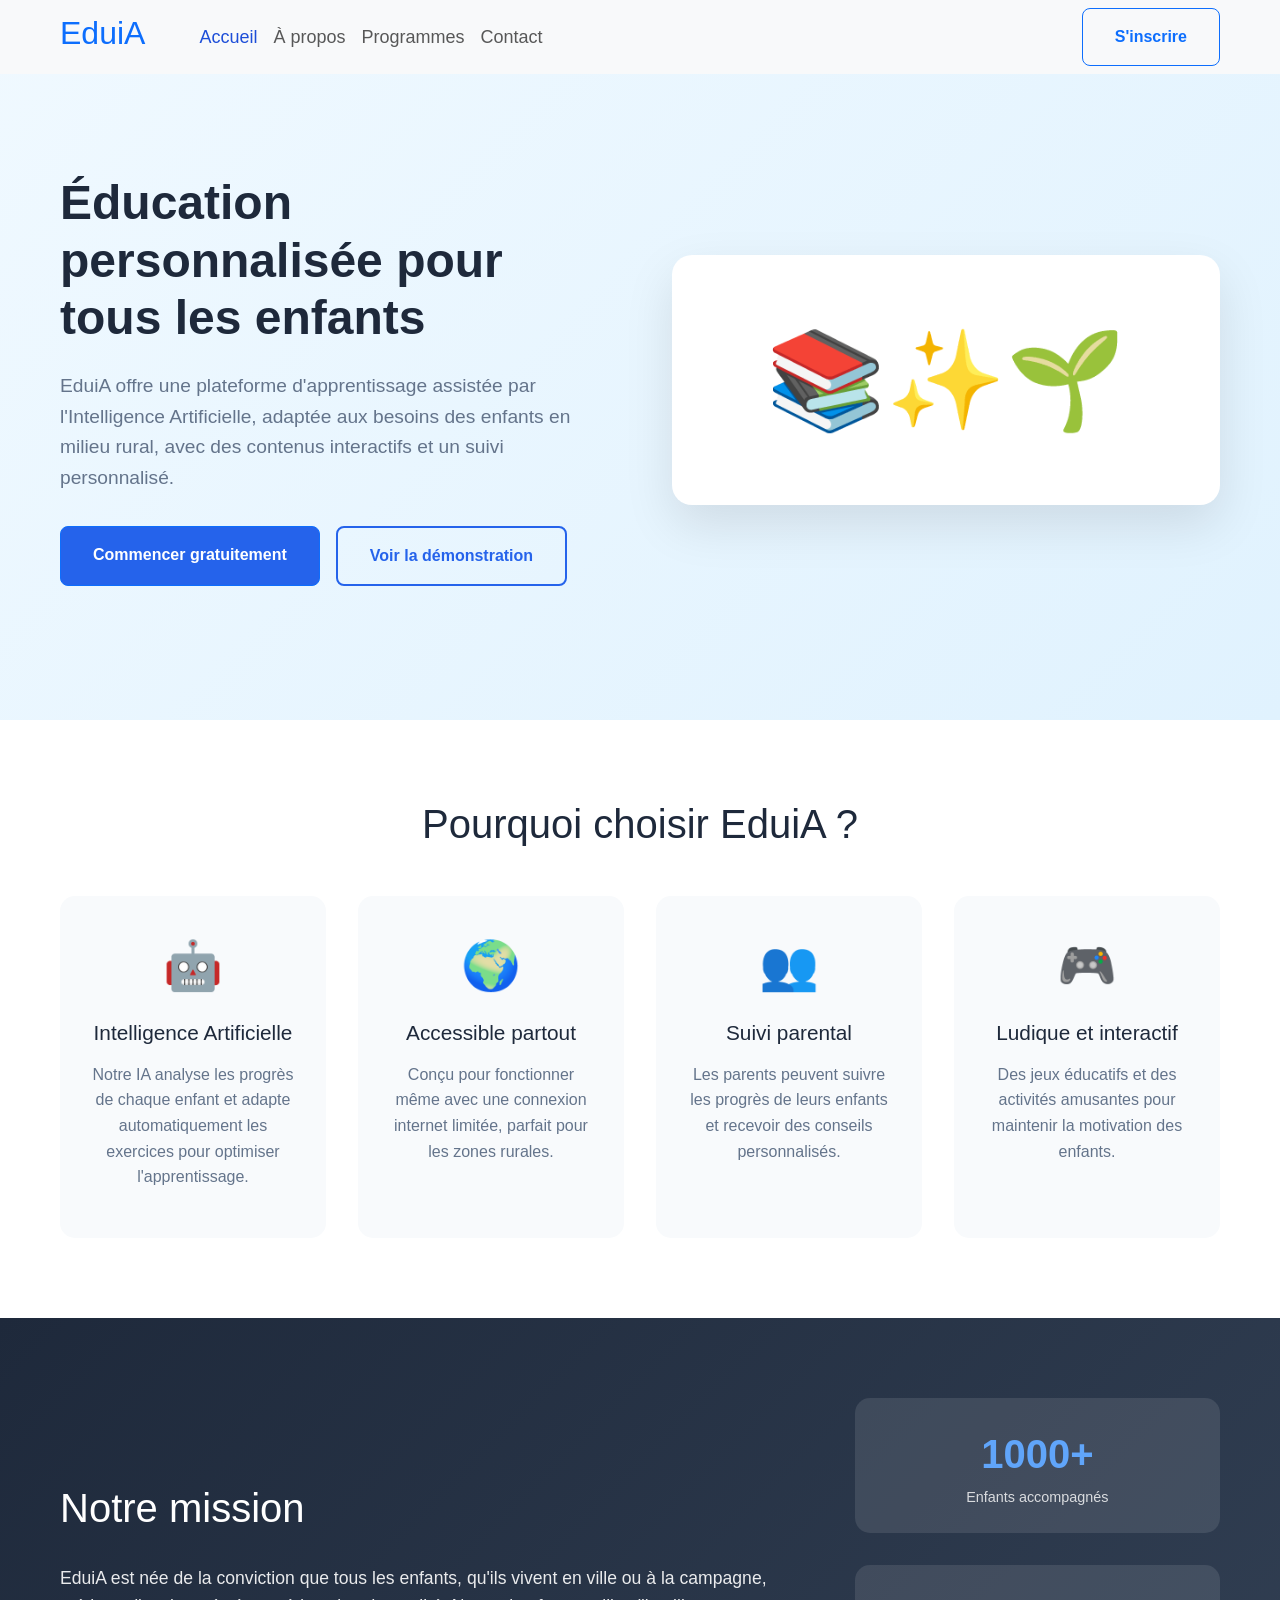
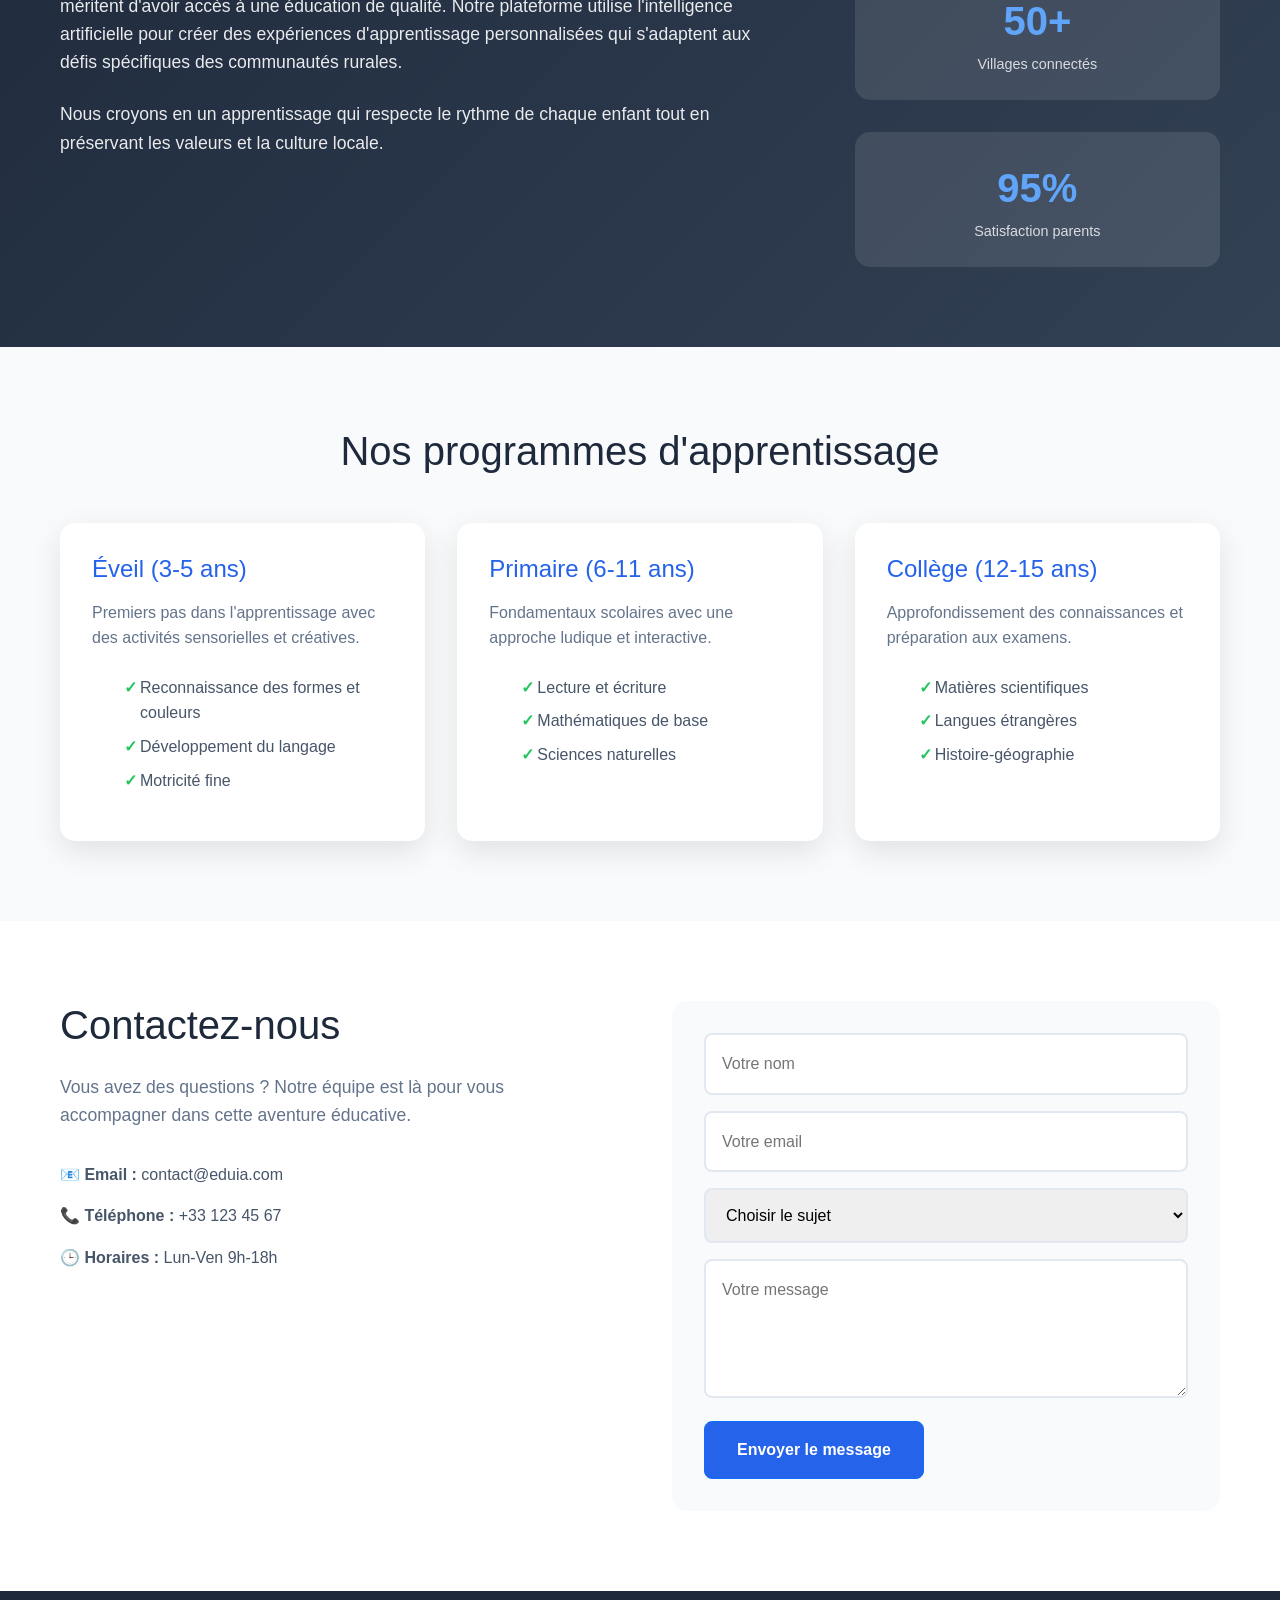
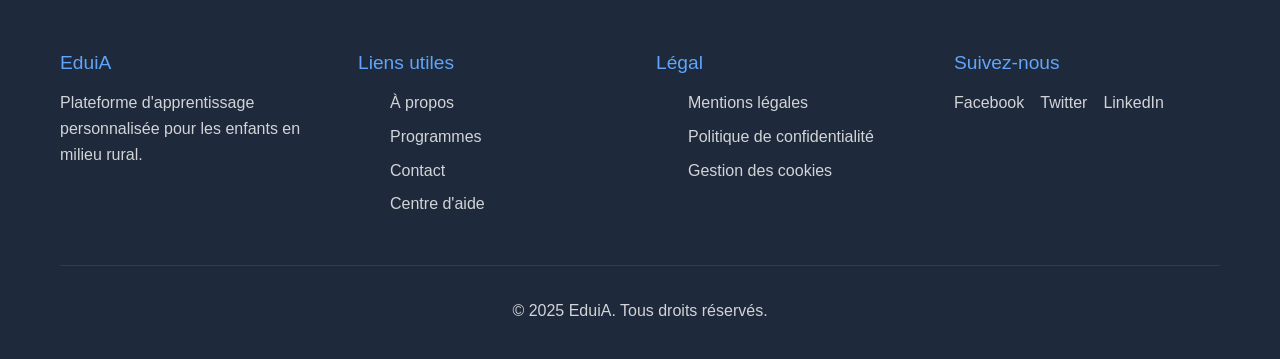
<file: index.html>
<!DOCTYPE html>
<html lang="fr">

<head>
    <meta charset="UTF-8">
    <meta name="viewport" content="width=device-width, initial-scale=1.0">
    <title>EduiA - Apprentissage personnalisé pour enfants ruraux</title>
    <link href="https://cdn.jsdelivr.net/npm/bootstrap@5.0.2/dist/css/bootstrap.min.css" rel="stylesheet"
        integrity="sha384-EVSTQN3/azprG1Anm3QDgpJLIm9Nao0Yz1ztcQTwFspd3yD65VohhpuuCOmLASjC" crossorigin="anonymous">
    <script src="https://cdn.jsdelivr.net/npm/bootstrap@5.0.2/dist/js/bootstrap.bundle.min.js"
        integrity="sha384-MrcW6ZMFYlzcLA8Nl+NtUVF0sA7MsXsP1UyJoMp4YLEuNSfAP+JcXn/tWtIaxVXM"
        crossorigin="anonymous"></script>
    <link rel="stylesheet" href="EduiA.css">
</head>

<body>
    <!-- navbar -->
    <nav class="navbar navbar-expand-lg navbar-light bg-light fixed-top">
        <div class="container-fluid container">
            <a class="navbar-brand text-primary" href="#">
                <h2>EduiA</h2>
            </a>
            <button class="navbar-toggler" type="button" data-bs-toggle="collapse" data-bs-target="#navbarText"
                aria-controls="navbarText" aria-expanded="false" aria-label="Toggle navigation">
                <span class="navbar-toggler-icon"></span>
            </button>
            <div class="collapse navbar-collapse" id="navbarText">
                <ul class="navbar-nav me-auto mb-2 mb-lg-0" style="margin-left: 30px; font-size: 18px;">
                    <li class="nav-item">
                        <a class="nav-link activ" aria-current="page" href="#accueil">Accueil</a>
                    </li>
                    <li class="nav-item">
                        <a class="nav-link" href="#apropos">À propos</a>
                    </li>
                    <li class="nav-item">
                        <a class="nav-link" href="#programmes">Programmes</a>
                    </li>
                    <li class="nav-item">
                        <a class="nav-link" href="#contact">Contact</a>
                    </li>
                </ul>
                <a href="started.html">
                    <button class="btn btn-outline-primary" type="submit">S'inscrire</button>
                </a>
            </div>
        </div>
    </nav>

    <!-- Section Hero -->
    <section class="hero" id="accueil">
        <div class="hero-container">
            <div class="hero-content">
                <h2>Éducation personnalisée pour tous les enfants</h2>
                <p>EduiA offre une plateforme d'apprentissage assistée par l'Intelligence Artificielle, adaptée aux
                    besoins des enfants en milieu rural, avec des contenus interactifs et un suivi personnalisé.</p>
                <div class="hero-buttons">
                    <a href="started.html" class="btn btn-primary">Commencer gratuitement</a>
                    <a href="#demo" class="btn btn-secondary">Voir la démonstration</a>
                </div>
            </div>
            <div class="hero-image">
                <div class="illustration">
                    📚✨🌱
                </div>
            </div>
        </div>
    </section>

    <!-- Section Caractéristiques -->
    <section class="features">
        <div class="container">
            <h3>Pourquoi choisir EduiA ?</h3>
            <div class="features-grid">
                <div class="feature-card">
                    <div class="feature-icon">🤖</div>
                    <h4>Intelligence Artificielle</h4>
                    <p>Notre IA analyse les progrès de chaque enfant et adapte automatiquement les exercices pour
                        optimiser l'apprentissage.</p>
                </div>
                <div class="feature-card">
                    <div class="feature-icon">🌍</div>
                    <h4>Accessible partout</h4>
                    <p>Conçu pour fonctionner même avec une connexion internet limitée, parfait pour les zones rurales.
                    </p>
                </div>
                <div class="feature-card">
                    <div class="feature-icon">👥</div>
                    <h4>Suivi parental</h4>
                    <p>Les parents peuvent suivre les progrès de leurs enfants et recevoir des conseils personnalisés.
                    </p>
                </div>
                <div class="feature-card">
                    <div class="feature-icon">🎮</div>
                    <h4>Ludique et interactif</h4>
                    <p>Des jeux éducatifs et des activités amusantes pour maintenir la motivation des enfants.</p>
                </div>
            </div>
        </div>
    </section>

    <!-- Section À propos -->
    <section class="about" id="apropos">
        <div class="container">
            <div class="about-content">
                <div class="about-text">
                    <h3>Notre mission</h3>
                    <p>EduiA est née de la conviction que tous les enfants, qu'ils vivent en ville ou à la campagne,
                        méritent d'avoir accès à une éducation de qualité. Notre plateforme utilise l'intelligence
                        artificielle pour créer des expériences d'apprentissage personnalisées qui s'adaptent aux défis
                        spécifiques des communautés rurales.</p>
                    <p>Nous croyons en un apprentissage qui respecte le rythme de chaque enfant tout en préservant les
                        valeurs et la culture locale.</p>
                </div>
                <div class="about-stats">
                    <div class="stat">
                        <span class="stat-number">1000+</span>
                        <span class="stat-label">Enfants accompagnés</span>
                    </div>
                    <div class="stat">
                        <span class="stat-number">50+</span>
                        <span class="stat-label">Villages connectés</span>
                    </div>
                    <div class="stat">
                        <span class="stat-number">95%</span>
                        <span class="stat-label">Satisfaction parents</span>
                    </div>
                </div>
            </div>
        </div>
    </section>

    <!-- Section Programmes -->
    <section class="programs" id="programmes">
        <div class="container">
            <h3>Nos programmes d'apprentissage</h3>
            <div class="programs-grid">
                <div class="program-card">
                    <h4>Éveil (3-5 ans)</h4>
                    <p>Premiers pas dans l'apprentissage avec des activités sensorielles et créatives.</p>
                    <ul>
                        <li>Reconnaissance des formes et couleurs</li>
                        <li>Développement du langage</li>
                        <li>Motricité fine</li>
                    </ul>
                </div>
                <div class="program-card">
                    <h4>Primaire (6-11 ans)</h4>
                    <p>Fondamentaux scolaires avec une approche ludique et interactive.</p>
                    <ul>
                        <li>Lecture et écriture</li>
                        <li>Mathématiques de base</li>
                        <li>Sciences naturelles</li>
                    </ul>
                </div>
                <div class="program-card">
                    <h4>Collège (12-15 ans)</h4>
                    <p>Approfondissement des connaissances et préparation aux examens.</p>
                    <ul>
                        <li>Matières scientifiques</li>
                        <li>Langues étrangères</li>
                        <li>Histoire-géographie</li>
                    </ul>
                </div>
            </div>
        </div>
    </section>

    <!-- Section Contact -->
    <section class="contact" id="contact">
        <div class="container">
            <div class="contact-content">
                <div class="contact-info">
                    <h3>Contactez-nous</h3>
                    <p>Vous avez des questions ? Notre équipe est là pour vous accompagner dans cette aventure
                        éducative.</p>
                    <div class="contact-details">
                        <div class="contact-item">
                            <strong>📧 Email :</strong> contact@eduia.com
                        </div>
                        <div class="contact-item">
                            <strong>📞 Téléphone :</strong> +33 123 45 67
                        </div>
                        <div class="contact-item">
                            <strong>🕒 Horaires :</strong> Lun-Ven 9h-18h
                        </div>
                    </div>
                </div>
                <div class="contact-form">
                    <form>
                        <input type="text" placeholder="Votre nom" required>
                        <input type="email" placeholder="Votre email" required>
                        <select>
                            <option>Choisir le sujet</option>
                            <option>Information générale</option>
                            <option>Support technique</option>
                            <option>Partenariat</option>
                        </select>
                        <textarea placeholder="Votre message" rows="4" required></textarea>
                        <button type="submit" class="btn btn-primary">Envoyer le message</button>
                    </form>
                </div>
            </div>
        </div>
    </section>

    <!-- Footer -->
    <footer class="footer">
        <div class="container">
            <div class="footer-content">
                <div class="footer-section">
                    <h4>EduiA</h4>
                    <p>Plateforme d'apprentissage personnalisée pour les enfants en milieu rural.</p>
                </div>
                <div class="footer-section">
                    <h4>Liens utiles</h4>
                    <ul>
                        <li><a href="#apropos">À propos</a></li>
                        <li><a href="#programmes">Programmes</a></li>
                        <li><a href="#contact">Contact</a></li>
                        <li><a href="#aide">Centre d'aide</a></li>
                    </ul>
                </div>
                <div class="footer-section">
                    <h4>Légal</h4>
                    <ul>
                        <li><a href="#mentions">Mentions légales</a></li>
                        <li><a href="#confidentialite">Politique de confidentialité</a></li>
                        <li><a href="#cookies">Gestion des cookies</a></li>
                    </ul>
                </div>
                <div class="footer-section">
                    <h4>Suivez-nous</h4>
                    <div class="social-links">
                        <a href="#facebook">Facebook</a>
                        <a href="#twitter">Twitter</a>
                        <a href="#linkedin">LinkedIn</a>
                    </div>
                </div>
            </div>
            <div class="footer-bottom">
                <p>&copy; 2025 EduiA. Tous droits réservés.</p>
            </div>
        </div>
    </footer>
</body>

</html>
</file>
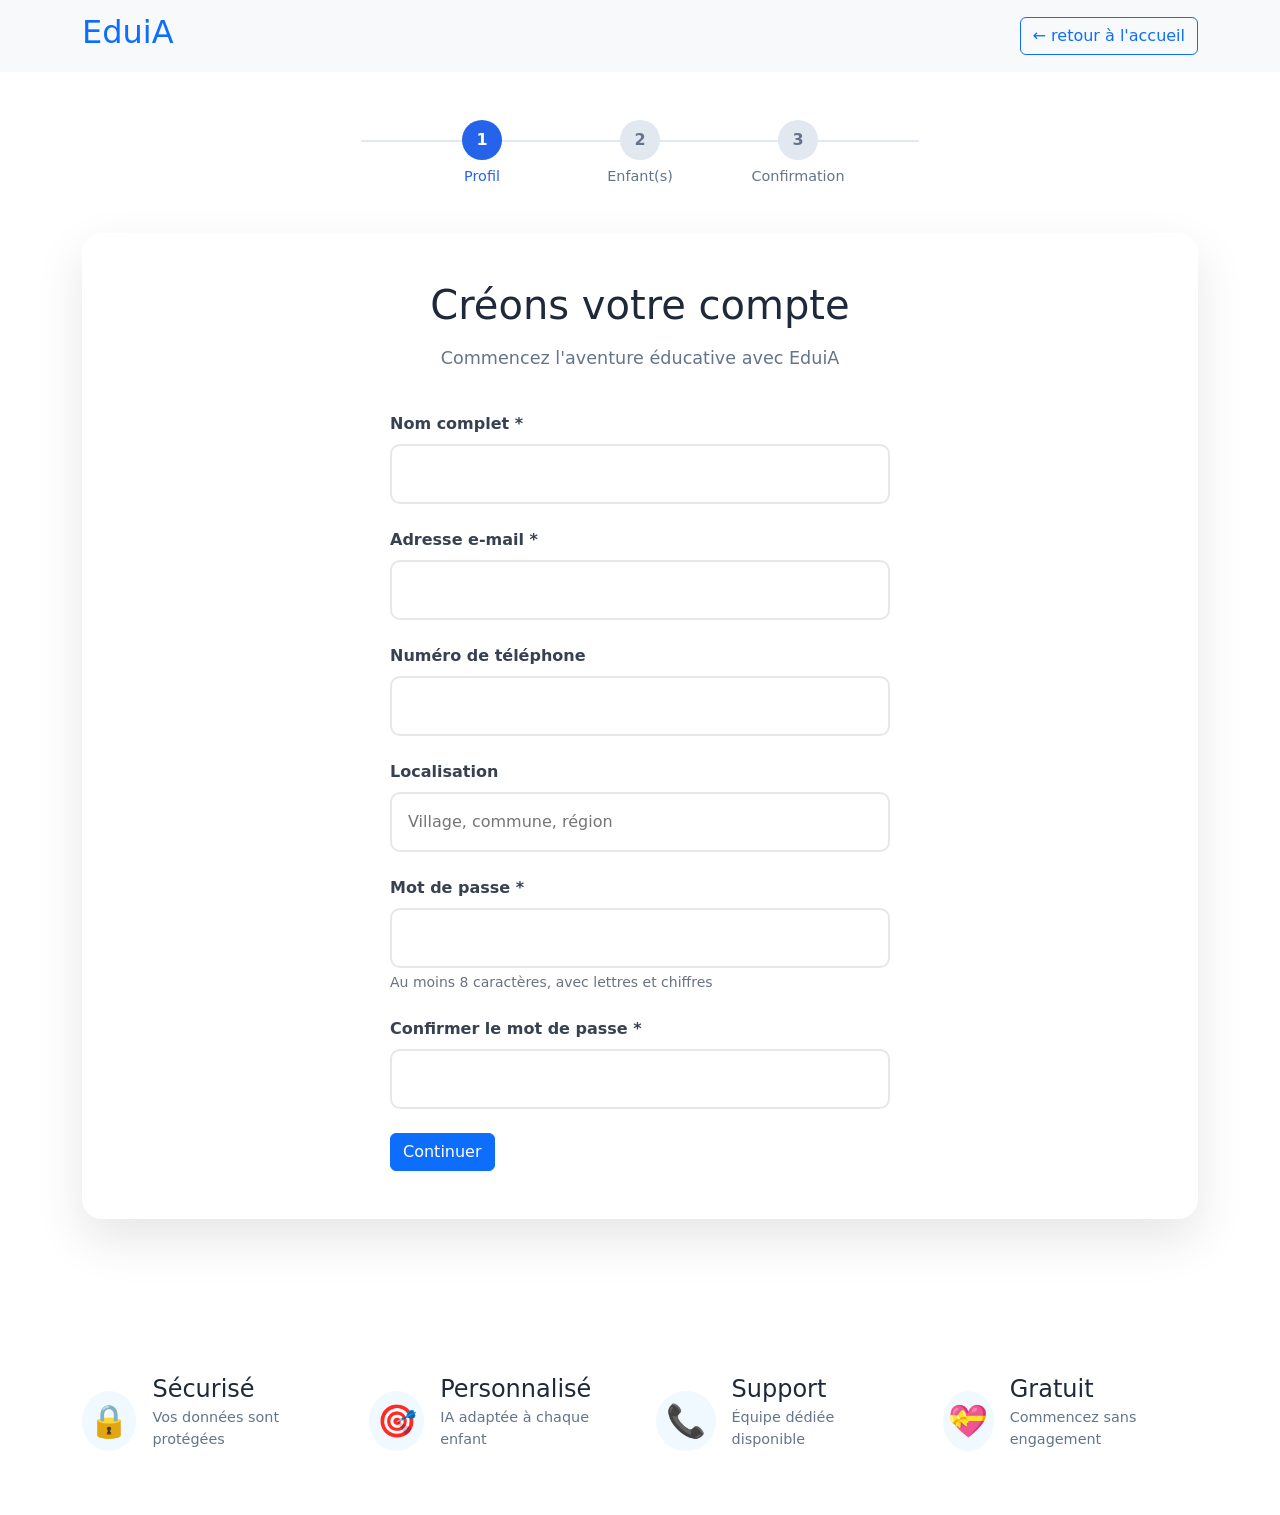
<file: started.html>
<!DOCTYPE html>
<html lang="fr">

<head>
    <meta charset="UTF-8">
    <meta name="viewport" content="width=device-width, initial-scale=1.0">
    <title>Commencer maintenant - EduiA</title>
    <link rel="stylesheet" href="started.css">
    <link href="https://cdn.jsdelivr.net/npm/bootstrap@5.0.2/dist/css/bootstrap.min.css" rel="stylesheet"
        integrity="sha384-EVSTQN3/azprG1Anm3QDgpJLIm9Nao0Yz1ztcQTwFspd3yD65VohhpuuCOmLASjC" crossorigin="anonymous">
    <script src="https://cdn.jsdelivr.net/npm/bootstrap@5.0.2/dist/js/bootstrap.bundle.min.js"
        integrity="sha384-MrcW6ZMFYlzcLA8Nl+NtUVF0sA7MsXsP1UyJoMp4YLEuNSfAP+JcXn/tWtIaxVXM"
        crossorigin="anonymous"></script>
</head>

<body>
    <!-- Header -->
    <!-- <header class="header">
        <nav class="navbar">
            <div class="nav-container">
                <div class="logo">
                    <a href="index.html">
                        <h1>EduiA</h1>
                        <span class="tagline">Apprendre ensemble</span>
                    </a>
                </div>
                <ul class="nav-menu">
                    <li><a href="index.html">← Retour à l'accueil</a></li>
                    <li><a href="#connexion" class="btn-login">Se connecter</a></li>
                </ul>
            </div>
        </nav>
    </header> -->
    <!-- navbar -->
    <nav class="navbar navbar-expand-lg navbar-light bg-light fixed-top">
        <div class="container-fluid container">
            <a class="navbar-brand text-primary" href="#">
                <h2>EduiA</h2>
            </a>
            <button class="navbar-toggler" type="button" data-bs-toggle="collapse" data-bs-target="#navbarText"
                aria-controls="navbarText" aria-expanded="false" aria-label="Toggle navigation">
                <span class="navbar-toggler-icon"></span>
            </button>
            <div class="collapse navbar-collapse" id="navbarText">
                <div class="navbar-nav me-auto mb-2 mb-lg-0" style="margin-left: 30px; font-size: 18px;">

                </div>

                <a href="index.html">
                    <button class="btn btn-outline-primary" type="submit"> ← retour à l'accueil</button>
                </a>

            </div>
        </div>
    </nav>

    <!-- Section principale -->
    <main class="signup-main">
        <div class="container">
            <!-- Étapes de progression -->
            <div class="barre-progression">
                <div class="etape-progression active" data-etape="1">
                    <div class="numero-etape">1</div>
                    <div class="libelle-etape">Profil</div>
                </div>
                <div class="etape-progression" data-etape="2">
                    <div class="numero-etape">2</div>
                    <div class="libelle-etape">Enfant(s)</div>
                </div>
                <div class="etape-progression" data-etape="3">
                    <div class="numero-etape">3</div>
                    <div class="libelle-etape">Confirmation</div>
                </div>
            </div>


            <!-- Contenu principal -->
            <div class="signup-content">
                <!-- Étape 1: Création du profil parent -->
                <div class="signup-step active" id="step-1">
                    <div class="step-header">
                        <h2>Créons votre compte</h2>
                        <p>Commencez l'aventure éducative avec EduiA</p>
                    </div>

                    <form class="signup-form" id="parent-form">
                        <div class="form-group">
                            <label for="parent-name">Nom complet *</label>
                            <input type="text" id="parent-name" name="parent-name" required>
                        </div>

                        <div class="form-group">
                            <label for="email">Adresse e-mail *</label>
                            <input type="email" id="email" name="email" required>
                        </div>

                        <div class="form-group">
                            <label for="phone">Numéro de téléphone</label>
                            <input type="tel" id="phone" name="phone">
                        </div>

                        <div class="form-group">
                            <label for="location">Localisation</label>
                            <input type="text" id="location" name="location" placeholder="Village, commune, région">
                        </div>

                        <div class="form-group">
                            <label for="password">Mot de passe *</label>
                            <input type="password" id="password" name="password" required>
                            <small>Au moins 8 caractères, avec lettres et chiffres</small>
                        </div>

                        <div class="form-group">
                            <label for="confirm-password">Confirmer le mot de passe *</label>
                            <input type="password" id="confirm-password" name="confirm-password" required>
                        </div>

                        <button type="button" class="btn btn-primary" onclick="nextStep(2)">
                            Continuer
                        </button>
                    </form>
                </div>

                <!-- Étape 2: Ajout des enfants -->
                <div class="signup-step" id="step-2">
                    <div class="step-header">
                        <h2>Parlez-nous de vos enfants</h2>
                        <p>L'IA d'EduiA s'adaptera à chaque enfant</p>
                    </div>

                    <div class="children-container">
                        <div class="child-form" id="child-1">
                            <h3>Premier enfant</h3>
                            <div class="form-row">
                                <div class="form-group">
                                    <label for="child1-name">Prénom *</label>
                                    <input type="text" id="child1-name" name="child1-name" required>
                                </div>
                                <div class="form-group">
                                    <label for="child1-age">Âge *</label>
                                    <select id="child1-age" name="child1-age" required>
                                        <option value="">Choisir l'âge</option>
                                        <option value="3">3 ans</option>
                                        <option value="4">4 ans</option>
                                        <option value="5">5 ans</option>
                                        <option value="6">6 ans</option>
                                        <option value="7">7 ans</option>
                                        <option value="8">8 ans</option>
                                        <option value="9">9 ans</option>
                                        <option value="10">10 ans</option>
                                        <option value="11">11 ans</option>
                                        <option value="12">12 ans</option>
                                        <option value="13">13 ans</option>
                                        <option value="14">14 ans</option>
                                        <option value="15">15 ans</option>
                                    </select>
                                </div>
                            </div>

                            <div class="form-group">
                                <label for="child1-level">Niveau scolaire</label>
                                <select id="child1-level" name="child1-level">
                                    <option value="">Choisir le niveau</option>
                                    <option value="maternelle">Maternelle</option>
                                    <option value="cp">CP</option>
                                    <option value="ce1">CE1</option>
                                    <option value="ce2">CE2</option>
                                    <option value="cm1">CM1</option>
                                    <option value="cm2">CM2</option>
                                    <option value="6eme">6ème</option>
                                    <option value="5eme">5ème</option>
                                    <option value="4eme">4ème</option>
                                    <option value="3eme">3ème</option>
                                </select>
                            </div>

                            <div class="form-group">
                                <label for="child1-interests">Centres d'intérêt</label>
                                <div class="interests-grid">
                                    <label class="interest-item">
                                        <input type="checkbox" name="child1-interests" value="mathematiques">
                                        <span>Mathématiques</span>
                                    </label>
                                    <label class="interest-item">
                                        <input type="checkbox" name="child1-interests" value="lecture">
                                        <span>Lecture</span>
                                    </label>
                                    <label class="interest-item">
                                        <input type="checkbox" name="child1-interests" value="sciences">
                                        <span>Sciences</span>
                                    </label>
                                    <label class="interest-item">
                                        <input type="checkbox" name="child1-interests" value="arts">
                                        <span>Arts</span>
                                    </label>
                                    <label class="interest-item">
                                        <input type="checkbox" name="child1-interests" value="musique">
                                        <span>Musique</span>
                                    </label>
                                    <label class="interest-item">
                                        <input type="checkbox" name="child1-interests" value="sport">
                                        <span>Sport</span>
                                    </label>
                                </div>
                            </div>
                        </div>
                    </div>

                    <div class="add-child-section">
                        <button type="button" class="btn btn-outline" onclick="addChild()">
                            + Ajouter un autre enfant
                        </button>
                    </div>

                    <div class="step-navigation">
                        <button type="button" class="btn btn-secondary" onclick="prevStep(1)">
                            ← Précédent
                        </button>
                        <button type="button" class="btn btn-primary" onclick="nextStep(3)">
                            Continuer
                        </button>
                    </div>
                </div>

                <!-- Étape 3: Confirmation et plan -->
                <div class="signup-step" id="step-3">
                    <div class="step-header">
                        <h2>Choisissez votre plan</h2>
                        <p>Commencez gratuitement, passez à un plan premium quand vous le souhaitez</p>
                    </div>

                    <div class="plans-container">
                        <div class="plan-card">
                            <div class="plan-header">
                                <h3>Gratuit</h3>
                                <div class="plan-price">4500f<span>/mois</span></div>
                            </div>
                            <ul class="plan-features">
                                <li>✓ 1 enfant</li>
                                <li>✓ Contenu de base</li>
                                <li>✓ Suivi des progrès</li>
                                <li>✓ Support par email</li>
                                <li>⚡ IA d'assistance de base</li>
                            </ul>
                            <button class="btn btn-outline plan-select" data-plan="free">
                                Choisir ce plan
                            </button>
                        </div>

                        <div class="plan-card featured">
                            <div class="plan-badge">Recommandé</div>
                            <div class="plan-header">
                                <h3>Famille</h3>
                                <div class="plan-price">10000<span>/mois</span></div>
                            </div>
                            <ul class="plan-features">
                                <li>✓ Enfants illimités</li>
                                <li>✓ Tout le contenu premium</li>
                                <li>✓ Rapports détaillés</li>
                                <li>✓ Support prioritaire</li>
                                <li>🤖 IA avancée personnalisée</li>
                                <li>📱 Application mobile</li>
                                <li>🎯 Parcours sur mesure</li>
                            </ul>
                            <button class="btn btn-primary plan-select" data-plan="family">
                                Choisir ce plan
                            </button>
                        </div>
                    </div>

                    <div class="confirmation-section">
                        <div class="terms">
                            <label class="checkbox-container">
                                <input type="checkbox" id="terms" required>
                                <span class="checkmark"></span>
                                J'accepte les <a href="#terms">conditions d'utilisation</a> et la <a
                                    href="#privacy">politique de confidentialité</a>
                            </label>
                        </div>

                        <div class="newsletter">
                            <label class="checkbox-container">
                                <input type="checkbox" id="newsletter" checked>
                                <span class="checkmark"></span>
                                Je souhaite recevoir des conseils pédagogiques par email
                            </label>
                        </div>
                    </div>

                    <div class="step-navigation">
                        <button type="button" class="btn btn-secondary" onclick="prevStep(2)">
                            ← Précédent
                        </button>
                        <a href="espacePerso.html">
                            <button type="button" class="btn btn-primary btn-large" onclick="completeSignup()">
                                🚀 Commencer l'aventure !
                            </button>
                        </a>

                    </div>
                </div>
            </div>
        </div>
    </main>

    <!-- Section de confiance -->
    <section class="trust-section">
        <div class="container">
            <div class="trust-content">
                <div class="trust-item">
                    <div class="trust-icon">🔒</div>
                    <div class="trust-text">
                        <h4>Sécurisé</h4>
                        <p>Vos données sont protégées</p>
                    </div>
                </div>
                <div class="trust-item">
                    <div class="trust-icon">🎯</div>
                    <div class="trust-text">
                        <h4>Personnalisé</h4>
                        <p>IA adaptée à chaque enfant</p>
                    </div>
                </div>
                <div class="trust-item">
                    <div class="trust-icon">📞</div>
                    <div class="trust-text">
                        <h4>Support</h4>
                        <p>Équipe dédiée disponible</p>
                    </div>
                </div>
                <div class="trust-item">
                    <div class="trust-icon">💝</div>
                    <div class="trust-text">
                        <h4>Gratuit</h4>
                        <p>Commencez sans engagement</p>
                    </div>
                </div>
            </div>
        </div>
    </section>


    <script>
        // Variables globales
        let currentStep = 1;
        let childCount = 1;
        let selectedPlan = null;

        // Gestion de la navigation entre étapes
        function nextStep(stepNumber) {
            // Validation de l'étape actuelle
            if (!validateCurrentStep()) {
                return;
            }

            // Masquer l'étape actuelle
            document.getElementById(`step-${currentStep}`).classList.remove('active');

            // Afficher la nouvelle étape
            document.getElementById(`step-${stepNumber}`).classList.add('active');

            // Mettre à jour la barre de progression
            updateProgressBar(stepNumber);

            currentStep = stepNumber;

            // Scroll vers le haut
            window.scrollTo({ top: 0, behavior: 'smooth' });
        }

        function prevStep(stepNumber) {
            // Masquer l'étape actuelle
            document.getElementById(`step-${currentStep}`).classList.remove('active');

            // Afficher la nouvelle étape
            document.getElementById(`step-${stepNumber}`).classList.add('active');

            // Mettre à jour la barre de progression
            updateProgressBar(stepNumber);

            currentStep = stepNumber;

            // Scroll vers le haut
            window.scrollTo({ top: 0, behavior: 'smooth' });
        }

        // Mise à jour de la barre de progression
        function updateProgressBar(activeStep) {
            // Supprimer les classes active et completed de toutes les étapes
            document.querySelectorAll('.etape-progression').forEach(step => {
                step.classList.remove('active', 'completed');
            });

            // Marquer les étapes précédentes comme complétées
            for (let i = 1; i < activeStep; i++) {
                const stepElement = document.querySelector(`[data-etape="${i}"]`);
                if (stepElement) {
                    stepElement.classList.add('completed');
                }
            }

            // Marquer l'étape actuelle comme active
            const activeStepElement = document.querySelector(`[data-etape="${activeStep}"]`);
            if (activeStepElement) {
                activeStepElement.classList.add('active');
            }
        }

        // Validation des étapes
        function validateCurrentStep() {
            if (currentStep === 1) {
                return validateStep1();
            } else if (currentStep === 2) {
                return validateStep2();
            } else if (currentStep === 3) {
                return validateStep3();
            }
            return true;
        }

        // Validation étape 1 - Profil parent
        function validateStep1() {
            const form = document.getElementById('parent-form');
            const requiredInputs = form.querySelectorAll('input[required]');
            let isValid = true;
            let errors = [];

            // Vérifier les champs obligatoires
            requiredInputs.forEach(input => {
                if (!input.value.trim()) {
                    input.classList.add('is-invalid');
                    isValid = false;
                } else {
                    input.classList.remove('is-invalid');
                }
            });

            // Validation email
            const email = document.getElementById('email');
            const emailRegex = /^[^\s@]+@[^\s@]+\.[^\s@]+$/;
            if (email.value && !emailRegex.test(email.value)) {
                email.classList.add('is-invalid');
                errors.push('Veuillez entrer une adresse email valide');
                isValid = false;
            }

            // Validation mot de passe
            const password = document.getElementById('password').value;
            const confirmPassword = document.getElementById('confirm-password').value;

            if (password.length < 8) {
                document.getElementById('password').classList.add('is-invalid');
                errors.push('Le mot de passe doit contenir au moins 8 caractères');
                isValid = false;
            }

            if (password !== confirmPassword) {
                document.getElementById('confirm-password').classList.add('is-invalid');
                errors.push('Les mots de passe ne correspondent pas');
                isValid = false;
            }

            // Afficher les erreurs
            if (!isValid) {
                showAlert(errors.length > 0 ? errors.join('\n') : 'Veuillez remplir tous les champs obligatoires', 'error');
            }

            return isValid;
        }

        // Validation étape 2 - Enfants
        function validateStep2() {
            const childName = document.getElementById('child1-name');
            const childAge = document.getElementById('child1-age');
            let isValid = true;

            if (!childName.value.trim()) {
                childName.classList.add('is-invalid');
                isValid = false;
            } else {
                childName.classList.remove('is-invalid');
            }

            if (!childAge.value) {
                childAge.classList.add('is-invalid');
                isValid = false;
            } else {
                childAge.classList.remove('is-invalid');
            }

            if (!isValid) {
                showAlert('Veuillez renseigner au minimum le prénom et l\'âge du premier enfant', 'error');
            }

            return isValid;
        }

        // Validation étape 3 - Confirmation
        function validateStep3() {
            const termsCheckbox = document.getElementById('terms');

            if (!termsCheckbox.checked) {
                showAlert('Vous devez accepter les conditions d\'utilisation pour continuer', 'error');
                return false;
            }

            if (!selectedPlan) {
                showAlert('Veuillez sélectionner un plan', 'error');
                return false;
            }

            return true;
        }

        // Gestion des enfants
        function addChild() {
            childCount++;
            const container = document.querySelector('.children-container');
            const newChild = document.createElement('div');
            newChild.className = 'child-form';
            newChild.id = `child-${childCount}`;

            newChild.innerHTML = `
        <div class="d-flex justify-content-between align-items-center mb-3">
            <h3>Enfant ${childCount}</h3>
            <button type="button" class="btn btn-outline-danger btn-sm" onclick="removeChild(${childCount})">
                <i class="fas fa-times"></i> Supprimer
            </button>
        </div>
        <div class="form-row">
            <div class="form-group">
                <label for="child${childCount}-name">Prénom *</label>
                <input type="text" id="child${childCount}-name" name="child${childCount}-name" class="form-control" required>
            </div>
            <div class="form-group">
                <label for="child${childCount}-age">Âge *</label>
                <select id="child${childCount}-age" name="child${childCount}-age" class="form-control" required>
                    <option value="">Choisir l'âge</option>
                    <option value="3">3 ans</option>
                    <option value="4">4 ans</option>
                    <option value="5">5 ans</option>
                    <option value="6">6 ans</option>
                    <option value="7">7 ans</option>
                    <option value="8">8 ans</option>
                    <option value="9">9 ans</option>
                    <option value="10">10 ans</option>
                    <option value="11">11 ans</option>
                    <option value="12">12 ans</option>
                    <option value="13">13 ans</option>
                    <option value="14">14 ans</option>
                    <option value="15">15 ans</option>
                </select>
            </div>
        </div>
        
        <div class="form-group">
            <label for="child${childCount}-level">Niveau scolaire</label>
            <select id="child${childCount}-level" name="child${childCount}-level" class="form-control">
                <option value="">Choisir le niveau</option>
                <option value="maternelle">Maternelle</option>
                <option value="cp">CP</option>
                <option value="ce1">CE1</option>
                <option value="ce2">CE2</option>
                <option value="cm1">CM1</option>
                <option value="cm2">CM2</option>
                <option value="6eme">6ème</option>
                <option value="5eme">5ème</option>
                <option value="4eme">4ème</option>
                <option value="3eme">3ème</option>
            </select>
        </div>
        
        <div class="form-group">
            <label for="child${childCount}-interests">Centres d'intérêt</label>
            <div class="interests-grid">
                <label class="interest-item">
                    <input type="checkbox" name="child${childCount}-interests" value="mathematiques">
                    <span>Mathématiques</span>
                </label>
                <label class="interest-item">
                    <input type="checkbox" name="child${childCount}-interests" value="lecture">
                    <span>Lecture</span>
                </label>
                <label class="interest-item">
                    <input type="checkbox" name="child${childCount}-interests" value="sciences">
                    <span>Sciences</span>
                </label>
                <label class="interest-item">
                    <input type="checkbox" name="child${childCount}-interests" value="arts">
                    <span>Arts</span>
                </label>
                <label class="interest-item">
                    <input type="checkbox" name="child${childCount}-interests" value="musique">
                    <span>Musique</span>
                </label>
                <label class="interest-item">
                    <input type="checkbox" name="child${childCount}-interests" value="sport">
                    <span>Sport</span>
                </label>
            </div>
        </div>
    `;

            container.appendChild(newChild);

            // Animation d'apparition
            newChild.style.opacity = '0';
            newChild.style.transform = 'translateY(20px)';
            setTimeout(() => {
                newChild.style.transition = 'all 0.3s ease';
                newChild.style.opacity = '1';
                newChild.style.transform = 'translateY(0)';
            }, 100);
        }

        function removeChild(childId) {
            if (childCount > 1) {
                const childElement = document.getElementById(`child-${childId}`);
                if (childElement) {
                    childElement.style.transition = 'all 0.3s ease';
                    childElement.style.opacity = '0';
                    childElement.style.transform = 'translateY(-20px)';

                    setTimeout(() => {
                        childElement.remove();
                    }, 300);
                }
            } else {
                showAlert('Vous devez avoir au moins un enfant', 'warning');
            }
        }

        // Gestion des plans
        function selectPlan(planType) {
            selectedPlan = planType;

            // Supprimer la sélection précédente
            document.querySelectorAll('.plan-card').forEach(card => {
                card.classList.remove('selected');
            });

            // Sélectionner le nouveau plan
            const selectedCard = document.querySelector(`[data-plan="${planType}"]`).closest('.plan-card');
            selectedCard.classList.add('selected');
        }

        // Initialiser les événements des plans
        document.addEventListener('DOMContentLoaded', function () {
            const planButtons = document.querySelectorAll('.plan-select');
            planButtons.forEach(button => {
                button.addEventListener('click', function () {
                    const plan = this.getAttribute('data-plan');
                    selectPlan(plan);
                });
            });
        });

        // Finalisation de l'inscription
        function completeSignup() {
            if (!validateStep3()) {
                return;
            }

            // Collecter toutes les données
            const formData = collectFormData();

            // Simulation de l'envoi des données
            showLoadingSpinner();

            setTimeout(() => {
                hideLoadingSpinner();
                showSuccessMessage();

                // Redirection vers le dashboard après 3 secondes
                setTimeout(() => {
                    window.location.href = 'dashboard.html';
                }, 3000);
            }, 2000);
        }

        // Collecte des données du formulaire
        function collectFormData() {
            const data = {
                parent: {
                    name: document.getElementById('parent-name').value,
                    email: document.getElementById('email').value,
                    phone: document.getElementById('phone').value,
                    location: document.getElementById('location').value,
                    password: document.getElementById('password').value
                },
                children: [],
                plan: selectedPlan,
                newsletter: document.getElementById('newsletter').checked
            };

            // Collecter les informations des enfants
            for (let i = 1; i <= childCount; i++) {
                const nameInput = document.getElementById(`child${i}-name`);
                const ageInput = document.getElementById(`child${i}-age`);
                const levelInput = document.getElementById(`child${i}-level`);

                if (nameInput && nameInput.value.trim()) {
                    const interests = [];
                    const interestCheckboxes = document.querySelectorAll(`input[name="child${i}-interests"]:checked`);
                    interestCheckboxes.forEach(checkbox => {
                        interests.push(checkbox.value);
                    });

                    data.children.push({
                        name: nameInput.value,
                        age: ageInput.value,
                        level: levelInput.value,
                        interests: interests
                    });
                }
            }

            return data;
        }

        // Fonctions utilitaires
        function showAlert(message, type = 'info') {
            // Créer l'alerte Bootstrap
            const alertDiv = document.createElement('div');
            alertDiv.className = `alert alert-${type === 'error' ? 'danger' : type} alert-dismissible fade show position-fixed`;
            alertDiv.style.cssText = 'top: 100px; right: 20px; z-index: 9999; max-width: 400px;';

            alertDiv.innerHTML = `
        ${message.replace(/\n/g, '<br>')}
        <button type="button" class="btn-close" data-bs-dismiss="alert"></button>
    `;

            document.body.appendChild(alertDiv);

            // Supprimer automatiquement après 5 secondes
            setTimeout(() => {
                if (alertDiv.parentNode) {
                    alertDiv.remove();
                }
            }, 5000);
        }

        function showLoadingSpinner() {
            const spinner = document.createElement('div');
            spinner.id = 'loading-spinner';
            spinner.className = 'position-fixed top-50 start-50 translate-middle';
            spinner.style.zIndex = '9999';

            spinner.innerHTML = `
        <div class="text-center">
            <div class="spinner-border text-primary" style="width: 3rem; height: 3rem;" role="status">
                <span class="visually-hidden">Chargement...</span>
            </div>
            <div class="mt-3 text-primary fw-bold">Création de votre compte...</div>
        </div>
    `;

            // Ajouter un overlay
            const overlay = document.createElement('div');
            overlay.id = 'loading-overlay';
            overlay.className = 'position-fixed top-0 start-0 w-100 h-100';
            overlay.style.cssText = 'background: rgba(255,255,255,0.8); z-index: 9998;';

            document.body.appendChild(overlay);
            document.body.appendChild(spinner);
        }

        function hideLoadingSpinner() {
            const spinner = document.getElementById('loading-spinner');
            const overlay = document.getElementById('loading-overlay');

            if (spinner) spinner.remove();
            if (overlay) overlay.remove();
        }

        function showSuccessMessage() {
            const successDiv = document.createElement('div');
            successDiv.className = 'position-fixed top-50 start-50 translate-middle text-center';
            successDiv.style.cssText = 'z-index: 9999; background: white; padding: 2rem; border-radius: 15px; box-shadow: 0 10px 30px rgba(0,0,0,0.2);';

            successDiv.innerHTML = `
        <div class="text-success mb-3">
            <i class="fas fa-check-circle" style="font-size: 4rem;"></i>
        </div>
        <h3 class="text-success">Félicitations ! 🎉</h3>
        <p class="text-muted">Votre compte a été créé avec succès.</p>
        <p class="text-muted">Redirection vers votre espace personnel...</p>
        <div class="mt-3">
            <div class="spinner-border spinner-border-sm text-primary" role="status">
                <span class="visually-hidden">Redirection...</span>
            </div>
        </div>
    `;

            // Overlay
            const overlay = document.createElement('div');
            overlay.className = 'position-fixed top-0 start-0 w-100 h-100';
            overlay.style.cssText = 'background: rgba(0,0,0,0.5); z-index: 9998;';

            document.body.appendChild(overlay);
            document.body.appendChild(successDiv);
        }

        // Amélioration de l'UX avec des validations en temps réel
        document.addEventListener('DOMContentLoaded', function () {
            // Validation en temps réel des champs
            const inputs = document.querySelectorAll('input[required]');
            inputs.forEach(input => {
                input.addEventListener('blur', function () {
                    if (this.value.trim()) {
                        this.classList.remove('is-invalid');
                        this.classList.add('is-valid');
                    }
                });
            });

            // Validation du mot de passe en temps réel
            const password = document.getElementById('password');
            const confirmPassword = document.getElementById('confirm-password');

            password.addEventListener('input', function () {
                if (this.value.length >= 8) {
                    this.classList.remove('is-invalid');
                    this.classList.add('is-valid');
                }
            });

            confirmPassword.addEventListener('input', function () {
                if (this.value === password.value && this.value.length > 0) {
                    this.classList.remove('is-invalid');
                    this.classList.add('is-valid');
                }
            });
        });

        // Fonction pour revenir à l'accueil
        function goHome() {
            window.location.href = 'index.html';
        }
    </script>
</body>

</html>
</file>
<file: EduiA.css>
* {
            margin: 0;
            padding: 0;
            box-sizing: border-box;
        }

        body {
            font-family: 'Arial', sans-serif;
            line-height: 1.6;
            color: #333;
            background-color: #fff;
        }

        .container {
            max-width: 1200px;
            margin: 0 auto;
            padding: 0 20px;
        }

        .activ{
            color: #1d4ed8 !important;
        }

        .navbar .navbar-expand-lg{
            position:  !important;
        }

        /* Hero Section */
        .hero {
            background: linear-gradient(135deg, #f0f9ff 0%, #e0f2fe 100%);
            padding: 120px 0 80px;
            min-height: 80vh;
            display: flex;
            align-items: center;
        }

        .hero-container {
            max-width: 1200px;
            margin: 0 auto;
            padding: 0 20px;
            display: grid;
            grid-template-columns: 1fr 1fr;
            gap: 4rem;
            align-items: center;
        }

        .hero-content h2 {
            font-size: 3rem;
            font-weight: bold;
            color: #1e293b;
            margin-bottom: 1.5rem;
            line-height: 1.2;
        }

        .hero-content p {
            font-size: 1.2rem;
            color: #64748b;
            margin-bottom: 2rem;
        }

        .hero-buttons {
            display: flex;
            gap: 1rem;
            flex-wrap: wrap;
        }

        .btn {
            padding: 1rem 2rem;
            text-decoration: none;
            border-radius: 8px;
            font-weight: 600;
            transition: all 0.3s;
            display: inline-block;
        }

        .btn-primary {
            background: #2563eb;
            color: white;
        }

        .btn-primary:hover {
            background: #1d4ed8;
            transform: translateY(-2px);
        }

        .btn-secondary {
            background: transparent;
            color: #2563eb;
            border: 2px solid #2563eb;
        }

        .btn-secondary:hover {
            background: #2563eb;
            color: white;
        }

        .illustration {
            font-size: 6rem;
            text-align: center;
            background: white;
            padding: 3rem;
            border-radius: 20px;
            box-shadow: 0 20px 50px rgba(0,0,0,0.1);
        }

        /* Features Section */
        .features {
            padding: 80px 0;
            background: white;
        }

        .features h3 {
            text-align: center;
            font-size: 2.5rem;
            color: #1e293b;
            margin-bottom: 3rem;
        }

        .features-grid {
            display: grid;
            grid-template-columns: repeat(auto-fit, minmax(250px, 1fr));
            gap: 2rem;
        }

        .feature-card {
            text-align: center;
            padding: 2rem;
            border-radius: 15px;
            background: #f8fafc;
            transition: transform 0.3s, box-shadow 0.3s;
        }

        .feature-card:hover {
            transform: translateY(-10px);
            box-shadow: 0 20px 40px rgba(0,0,0,0.1);
        }

        .feature-icon {
            font-size: 3rem;
            margin-bottom: 1rem;
        }

        .feature-card h4 {
            font-size: 1.3rem;
            color: #1e293b;
            margin-bottom: 1rem;
        }

        .feature-card p {
            color: #64748b;
            line-height: 1.6;
        }

        /* About Section */
        .about {
            padding: 80px 0;
            background: linear-gradient(135deg, #1e293b 0%, #334155 100%);
            color: white;
        }

        .about-content {
            display: grid;
            grid-template-columns: 2fr 1fr;
            gap: 4rem;
            align-items: center;
        }

        .about h3 {
            font-size: 2.5rem;
            margin-bottom: 2rem;
        }

        .about p {
            font-size: 1.1rem;
            margin-bottom: 1.5rem;
            opacity: 0.9;
        }

        .about-stats {
            display: flex;
            flex-direction: column;
            gap: 2rem;
        }

        .stat {
            text-align: center;
            padding: 1.5rem;
            background: rgba(255,255,255,0.1);
            border-radius: 15px;
        }

        .stat-number {
            display: block;
            font-size: 2.5rem;
            font-weight: bold;
            color: #60a5fa;
        }

        .stat-label {
            display: block;
            font-size: 0.9rem;
            opacity: 0.8;
        }

        /* Programs Section */
        .programs {
            padding: 80px 0;
            background: #f8fafc;
        }

        .programs h3 {
            text-align: center;
            font-size: 2.5rem;
            color: #1e293b;
            margin-bottom: 3rem;
        }

        .programs-grid {
            display: grid;
            grid-template-columns: repeat(auto-fit, minmax(300px, 1fr));
            gap: 2rem;
        }

        .program-card {
            background: white;
            padding: 2rem;
            border-radius: 15px;
            box-shadow: 0 10px 30px rgba(0,0,0,0.1);
            transition: transform 0.3s;
        }

        .program-card:hover {
            transform: translateY(-5px);
        }

        .program-card h4 {
            font-size: 1.5rem;
            color: #2563eb;
            margin-bottom: 1rem;
        }

        .program-card p {
            color: #64748b;
            margin-bottom: 1.5rem;
        }

        .program-card ul {
            list-style: none;
        }

        .program-card li {
            color: #475569;
            margin-bottom: 0.5rem;
            padding-left: 1rem;
            position: relative;
        }

        .program-card li::before {
            content: "✓";
            color: #22c55e;
            font-weight: bold;
            position: absolute;
            left: 0;
        }

        /* Contact Section */
        .contact {
            padding: 80px 0;
            background: white;
        }

        .contact-content {
            display: grid;
            grid-template-columns: 1fr 1fr;
            gap: 4rem;
        }

        .contact h3 {
            font-size: 2.5rem;
            color: #1e293b;
            margin-bottom: 1.5rem;
        }

        .contact-info p {
            color: #64748b;
            margin-bottom: 2rem;
            font-size: 1.1rem;
        }

        .contact-details {
            display: flex;
            flex-direction: column;
            gap: 1rem;
        }

        .contact-item {
            color: #475569;
            font-size: 1rem;
        }

        .contact-form {
            background: #f8fafc;
            padding: 2rem;
            border-radius: 15px;
        }

        .contact-form input,
        .contact-form select,
        .contact-form textarea {
            width: 100%;
            padding: 1rem;
            border: 2px solid #e2e8f0;
            border-radius: 8px;
            margin-bottom: 1rem;
            font-size: 1rem;
        }

        .contact-form input:focus,
        .contact-form select:focus,
        .contact-form textarea:focus {
            outline: none;
            border-color: #2563eb;
        }

        /* Footer */
        .footer {
            background: #1e293b;
            color: white;
            padding: 60px 0 20px;
        }

        .footer-content {
            display: grid;
            grid-template-columns: repeat(auto-fit, minmax(250px, 1fr));
            gap: 2rem;
            margin-bottom: 2rem;
        }

        .footer-section h4 {
            font-size: 1.2rem;
            margin-bottom: 1rem;
            color: #60a5fa;
        }

        .footer-section p {
            opacity: 0.8;
            line-height: 1.6;
        }

        .footer-section ul {
            list-style: none;
        }

        .footer-section li {
            margin-bottom: 0.5rem;
        }

        .footer-section a {
            color: white;
            text-decoration: none;
            opacity: 0.8;
            transition: opacity 0.3s;
        }

        .footer-section a:hover {
            opacity: 1;
        }

        .social-links {
            display: flex;
            gap: 1rem;
        }

        .footer-bottom {
            border-top: 1px solid #334155;
            padding-top: 2rem;
            text-align: center;
            opacity: 0.8;
        }

        /* Responsive Design */
        @media (max-width: 768px) {
            .hero-container {
                grid-template-columns: 1fr;
                text-align: center;
            }

            .hero-content h2 {
                font-size: 2rem;
            }

            .about-content {
                grid-template-columns: 1fr;
            }

            .contact-content {
                grid-template-columns: 1fr;
            }

            .nav-menu {
                display: none;
            }

            .hero-buttons {
                justify-content: center;
            }
        }

        @media (max-width: 480px) {
            .hero {
                padding: 100px 0 60px;
            }

            .hero-content h2 {
                font-size: 1.8rem;
            }

            .btn {
                padding: 0.8rem 1.5rem;
                font-size: 0.9rem;
            }

            .features,
            .about,
            .programs,
            .contact {
                padding: 60px 0;
            }
        }
</file>
<file: started.css>
* {
            margin: 0;
            padding: 0;
            box-sizing: border-box;
        }

        body {
            font-family: 'Arial', sans-serif;
            line-height: 1.6;
            color: #333;
            background: #f8fafc;
        }

        .container {
            max-width: 900px;
            margin: 0 auto;
            padding: 0 20px;
        }

        /* Main content */
        .signup-main {
            padding: 120px 0 60px;
            min-height: 100vh;
        }

   /* --- Barre de progression --- */
.barre-progression {
  display: flex;
  justify-content: center;
  margin-bottom: 3rem;
  position: relative;
  gap: 0.5rem; /* petit espace entre les étapes */
}

.barre-progression::before {
  content: '';
  position: absolute;
  top: 20px;
  left: 25%;
  right: 25%;
  height: 2px;
  background: #e2e8f0;
  z-index: 1;
}

.etape-progression {
  display: flex;
  flex-direction: column;
  align-items: center;
  position: relative;
  z-index: 2;
  flex: 1;
  max-width: 150px;
}

.numero-etape {
  width: 40px;
  height: 40px;
  border-radius: 50%;
  background: #e2e8f0;
  color: #64748b;
  display: flex;
  align-items: center;
  justify-content: center;
  font-weight: bold;
  margin-bottom: 0.5rem;
  transition: all 0.3s;
}

.etape-progression.active .numero-etape {
  background: #2563eb;
  color: white;
}

.etape-progression.terminee .numero-etape {
  background: #22c55e;
  color: white;
}

.libelle-etape {
  font-size: 0.9rem;
  color: #64748b;
  font-weight: 500;
  text-align: center;
  line-height: 1.2;
}

.etape-progression.active .libelle-etape {
  color: #2563eb;
}

/* --- Responsive : réduit tailles sans changer la disposition --- */
@media (max-width: 768px) {
  .etape-progression {
    max-width: 90px; /* réduit la largeur max */
  }

  .numero-etape {
    width: 30px;
    height: 30px;
    font-size: 0.8rem;
  }

  .libelle-etape {
    font-size: 0.7rem;
  }

  .barre-progression::before {
    left: 15%;
    right: 15%;
  }
}


        /* Steps content */
        .signup-content {
            background: white;
            border-radius: 20px;
            box-shadow: 0 20px 50px rgba(0, 0, 0, 0.1);
            overflow: hidden;
        }

        .signup-step {
            padding: 3rem;
            display: none;
        }

        .signup-step.active {
            display: block;
        }

        .step-header {
            text-align: center;
            margin-bottom: 2.5rem;
        }

        .step-header h2 {
            font-size: 2.5rem;
            color: #1e293b;
            margin-bottom: 1rem;
        }

        .step-header p {
            font-size: 1.1rem;
            color: #64748b;
        }

        /* Form styles */
        .signup-form {
            max-width: 500px;
            margin: 0 auto;
        }

        .form-group {
            margin-bottom: 1.5rem;
        }

        .form-row {
            display: grid;
            grid-template-columns: 1fr 1fr;
            gap: 1rem;
        }

        label {
            display: block;
            margin-bottom: 0.5rem;
            font-weight: 600;
            color: #374151;
        }

        input,
        select,
        textarea {
            width: 100%;
            padding: 1rem;
            border: 2px solid #e5e7eb;
            border-radius: 10px;
            font-size: 1rem;
            transition: border-color 0.3s;
        }

        input:focus,
        select:focus,
        textarea:focus {
            outline: none;
            border-color: #2563eb;
        }

        small {
            color: #6b7280;
            font-size: 0.85rem;
            margin-top: 0.25rem;
            display: block;
        }

        /* Children forms */
        .children-container {
            max-width: 600px;
            margin: 0 auto;
        }

        .child-form {
            background: #f8fafc;
            padding: 2rem;
            border-radius: 15px;
            margin-bottom: 1.5rem;
            border: 2px solid #e2e8f0;
        }

        .child-form h3 {
            color: #2563eb;
            margin-bottom: 1.5rem;
            display: flex;
            align-items: center;
            gap: 0.5rem;
        }

        .interests-grid {
            display: grid;
            grid-template-columns: repeat(auto-fit, minmax(150px, 1fr));
            gap: 0.75rem;
            margin-top: 0.5rem;
        }

        .interest-item {
            display: flex;
            align-items: center;
            gap: 0.5rem;
            padding: 0.75rem;
            background: white;
            border-radius: 8px;
            cursor: pointer;
            transition: all 0.3s;
            border: 2px solid #e5e7eb;
        }

        .interest-item:hover {
            background: #f0f9ff;
            border-color: #2563eb;
        }

        .interest-item input[type="checkbox"] {
            width: auto;
            margin: 0;
        }

        .add-child-section {
            text-align: center;
            margin: 2rem 0;
        }

        /* Plans */
        .plans-container {
            display: grid;
            grid-template-columns: 1fr 1fr;
            gap: 2rem;
            max-width: 600px;
            margin: 0 auto 2rem;
        }

        .plan-card {
            background: white;
            border: 2px solid #e5e7eb;
            border-radius: 20px;
            padding: 2rem;
            text-align: center;
            transition: all 0.3s;
            position: relative;
        }

        .plan-card:hover {
            transform: translateY(-5px);
            box-shadow: 0 20px 40px rgba(0, 0, 0, 0.1);
        }

        .plan-card.featured {
            border-color: #2563eb;
            background: linear-gradient(135deg, #f0f9ff 0%, #e0f2fe 100%);
        }

        .plan-badge {
            position: absolute;
            top: -10px;
            left: 50%;
            transform: translateX(-50%);
            background: #2563eb;
            color: white;
            padding: 0.25rem 1rem;
            border-radius: 20px;
            font-size: 0.8rem;
            font-weight: bold;
        }

        .plan-header h3 {
            font-size: 1.5rem;
            margin-bottom: 1rem;
            color: #1e293b;
        }

        .plan-price {
            font-size: 2.5rem;
            font-weight: bold;
            color: #2563eb;
            margin-bottom: 2rem;
        }

        .plan-price span {
            font-size: 1rem;
            color: #64748b;
        }

        .plan-features {
            list-style: none;
            margin-bottom: 2rem;
            text-align: left;
        }

        .plan-features li {
            padding: 0.5rem 0;
            color: #374151;
        }

        /* Buttons */
        .btn {
            padding: 1rem 2rem;
            text-decoration: none;
            border-radius: 10px;
            font-weight: 600;
            transition: all 0.3s;
            display: inline-block;
            cursor: pointer;
            border: none;
            font-size: 1rem;
        }

        .btn-primary {
            background: #2563eb;
            color: white;
        }

        .btn-primary:hover {
            background: #1d4ed8;
            transform: translateY(-2px);
        }

        .btn-secondary {
            background: #6b7280;
            color: white;
        }

        .btn-secondary:hover {
            background: #4b5563;
        }

        .btn-outline {
            background: transparent;
            color: #2563eb;
            border: 2px solid #2563eb;
        }

        .btn-outline:hover {
            background: #2563eb;
            color: white;
        }

        .btn-large {
            padding: 1.25rem 3rem;
            font-size: 1.1rem;
        }

        .step-navigation {
            display: flex;
            justify-content: space-between;
            margin-top: 2rem;
            gap: 1rem;
        }

        /* Checkbox styles */
        .checkbox-container {
            display: flex;
            align-items: flex-start;
            gap: 0.75rem;
            cursor: pointer;
            margin-bottom: 1rem;
        }

        .checkbox-container input[type="checkbox"] {
            width: auto;
            margin: 0;
        }

        .confirmation-section {
            max-width: 500px;
            margin: 2rem auto 0;
            padding: 2rem;
            background: #f8fafc;
            border-radius: 15px;
        }

        /* Trust section */
        .trust-section {
            padding: 3rem 0;
            background: white;
            margin-top: 3rem;
        }

        .trust-content {
            display: grid;
            grid-template-columns: repeat(auto-fit, minmax(200px, 1fr));
            gap: 2rem;
        }

        .trust-item {
            display: flex;
            align-items: center;
            gap: 1rem;
            text-align: left;
        }

        .trust-icon {
            font-size: 2rem;
            background: #f0f9ff;
            width: 60px;
            height: 60px;
            border-radius: 50%;
            display: flex;
            align-items: center;
            justify-content: center;
        }

        .trust-text h4 {
            color: #1e293b;
            margin-bottom: 0.25rem;
        }

        .trust-text p {
            color: #64748b;
            font-size: 0.9rem;
        }

        /* Responsive */
        @media (max-width: 768px) {
            .plans-container {
                grid-template-columns: 1fr;
            }

            .form-row {
                grid-template-columns: 1fr;
            }

            .step-navigation {
                flex-direction: column;
            }

            .interests-grid {
                grid-template-columns: 1fr;
            }

            .trust-content {
                grid-template-columns: 1fr;
            }

            .step-header h2 {
                font-size: 2rem;
            }

            .signup-step {
                padding: 2rem 1.5rem;
            }
        }
</file>
